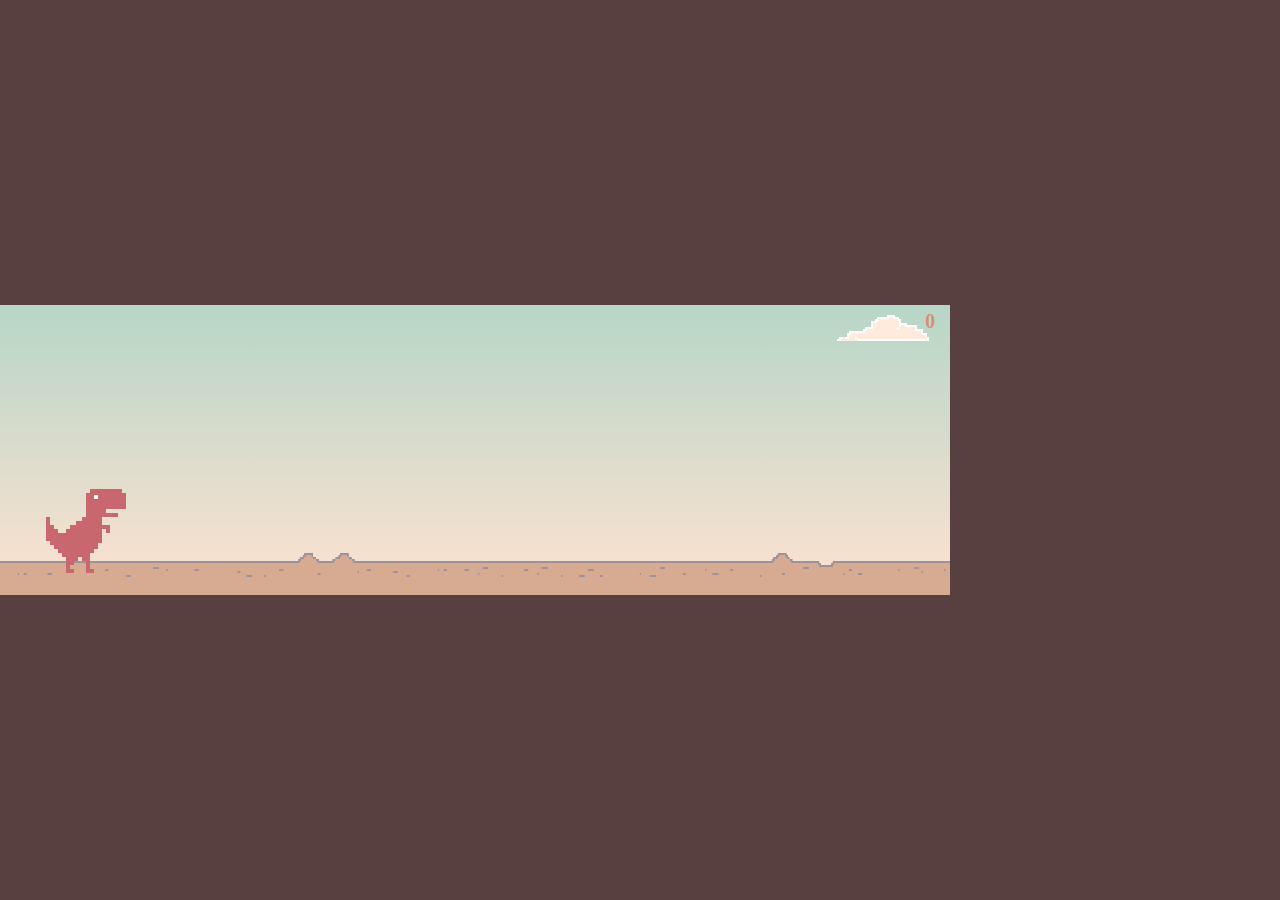
<file: backend/index.html>
<!DOCTYPE html>
<html lang="en">
<head>
    <meta charset="UTF-8">
    <meta name="viewport" content="width=device-width, initial-scale=1.0">
    <title>DINO CHROME GAME</title>
    <link href="./styles.css" rel="stylesheet">
</head>
<body>
    <div id="game-container">

        <div id="floor"> </div>

        <div id="dino" class="dino dino-running"> </div>
        
        <div id="score">0</div>

        <div class="game-over">GAME OVER</div>
        <button class="restart">RESTART</button>


    
    </div>  

    <script src="./script.js"></script>
</body>
</html>
</file>
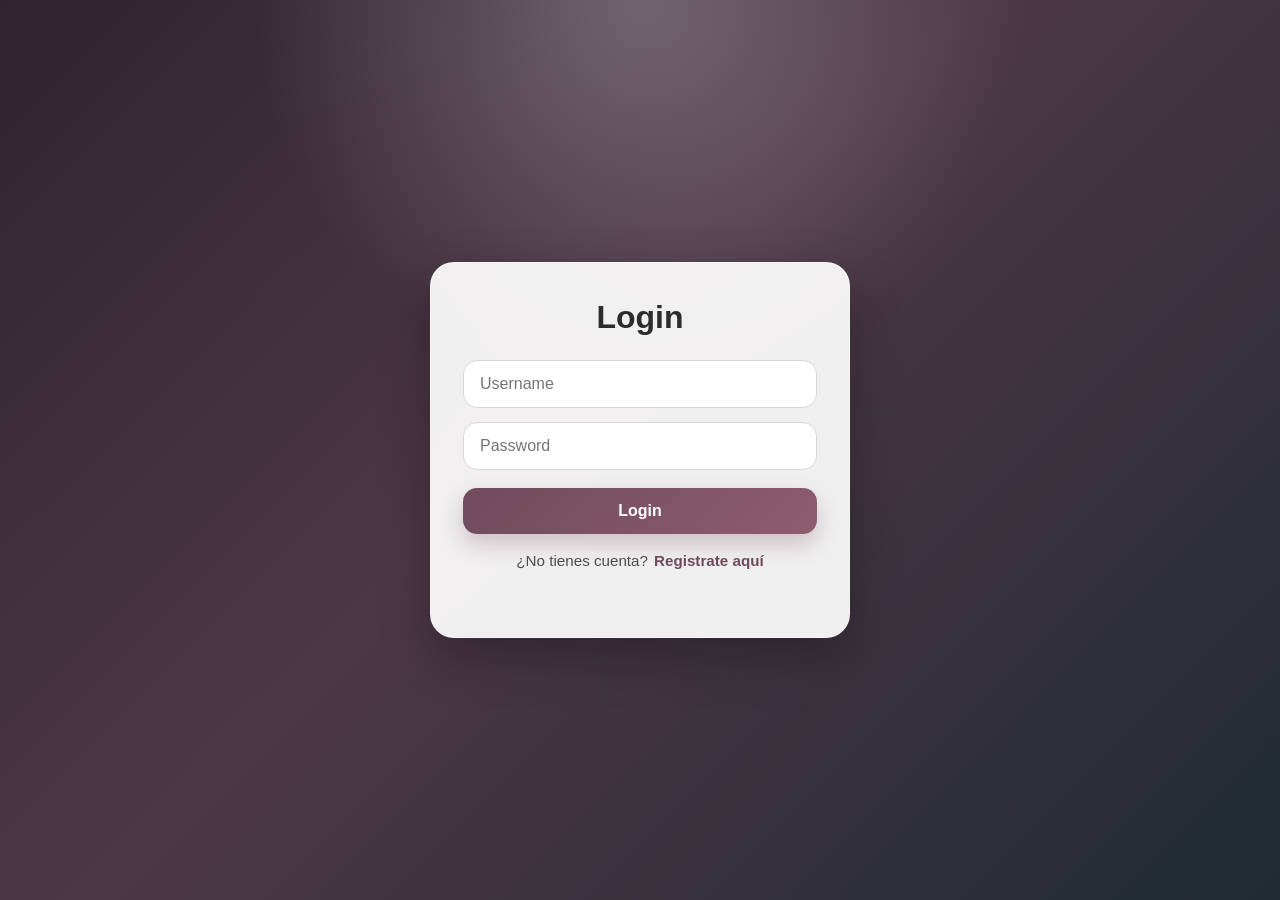
<file: frontend/Index.html>
<!DOCTYPE html>
<html>

<head>
    <meta charset="UTF-8">
    <link rel="stylesheet" href="../frontend/login.css">
</head>

<body>
    <div class="login-container">
        <h2>Login</h2>
        <form id="login-form">
            <input type="text" id="username" placeholder="Username" required>
            <input type="password" id="password" placeholder="Password" required>
            <button type="submit">Login</button>
        </form>
        <p>¿No tienes cuenta?<a href="Register.html">Registrate aquí</a></p>
        <div id="error-message"></div>
    </div>
    <script src="../frontend/login.js"></script>
</body>

</html>
</file>
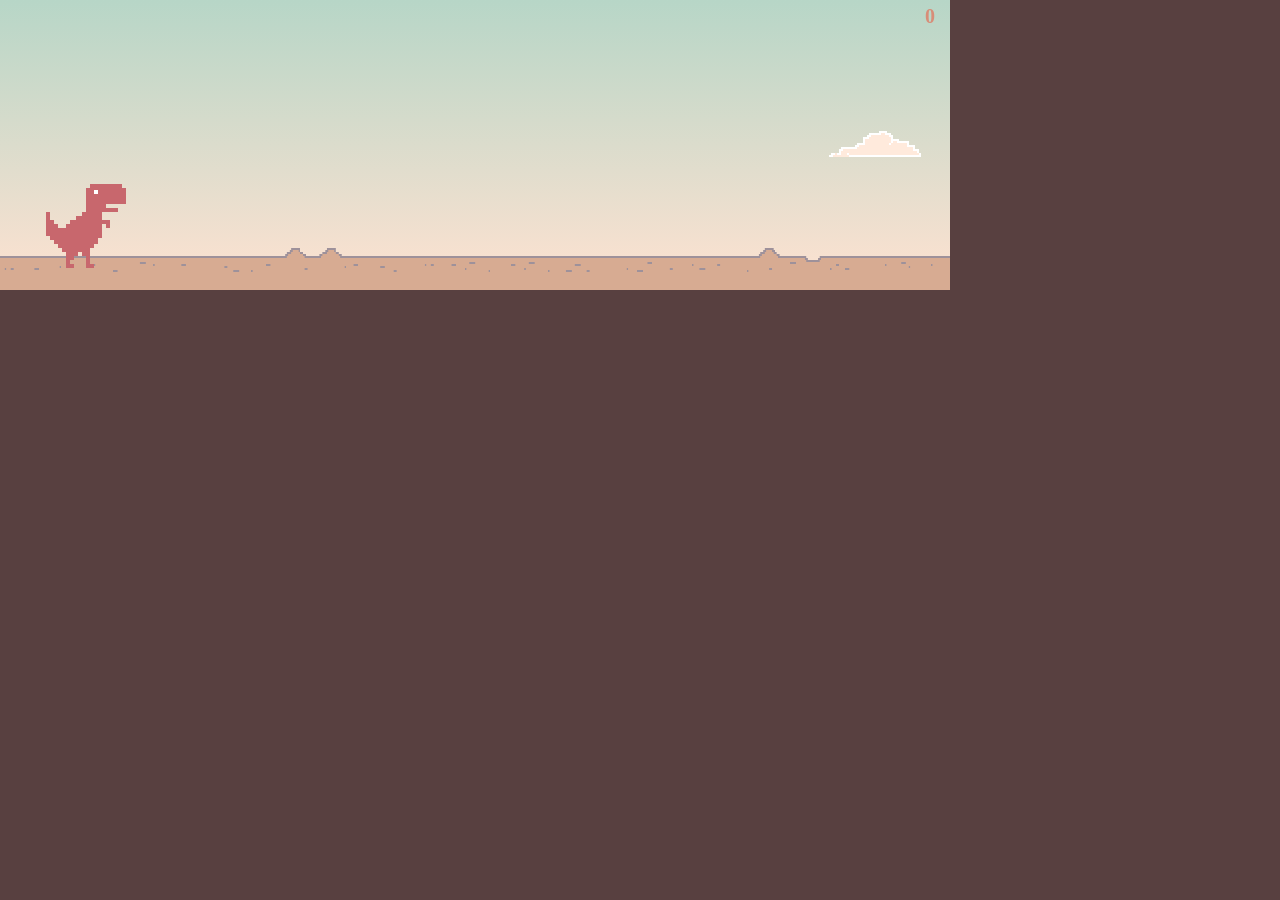
<file: frontend/DinoChrome.html>
<!DOCTYPE html>
<html lang="en">

<head>
    <meta charset="UTF-8">
    <meta name="viewport" content="width=device-width, initial-scale=1.0">
    <title>DINO CHROME GAME</title>
    <link href="../frontend/styles.css" rel="stylesheet">
</head>

<body>
    <div id="game-container">
        <!-- Display del nombre del usuario autenticado -->
        <div id="user-display"></div>
        <div id="floor"> </div>
        <div id="dino" class="dino dino-running"> </div>

        <!-- Puntuación del juego -->
        <div id="score">0</div>

        <!-- Mensaje de Game Over y botón de reinicio -->
        <div class="game-over">GAME OVER</div>
        <button class="restart">RESTART</button>
    </div>

    <script src="../frontend/script.js"></script>
</body>

</html>
</file>
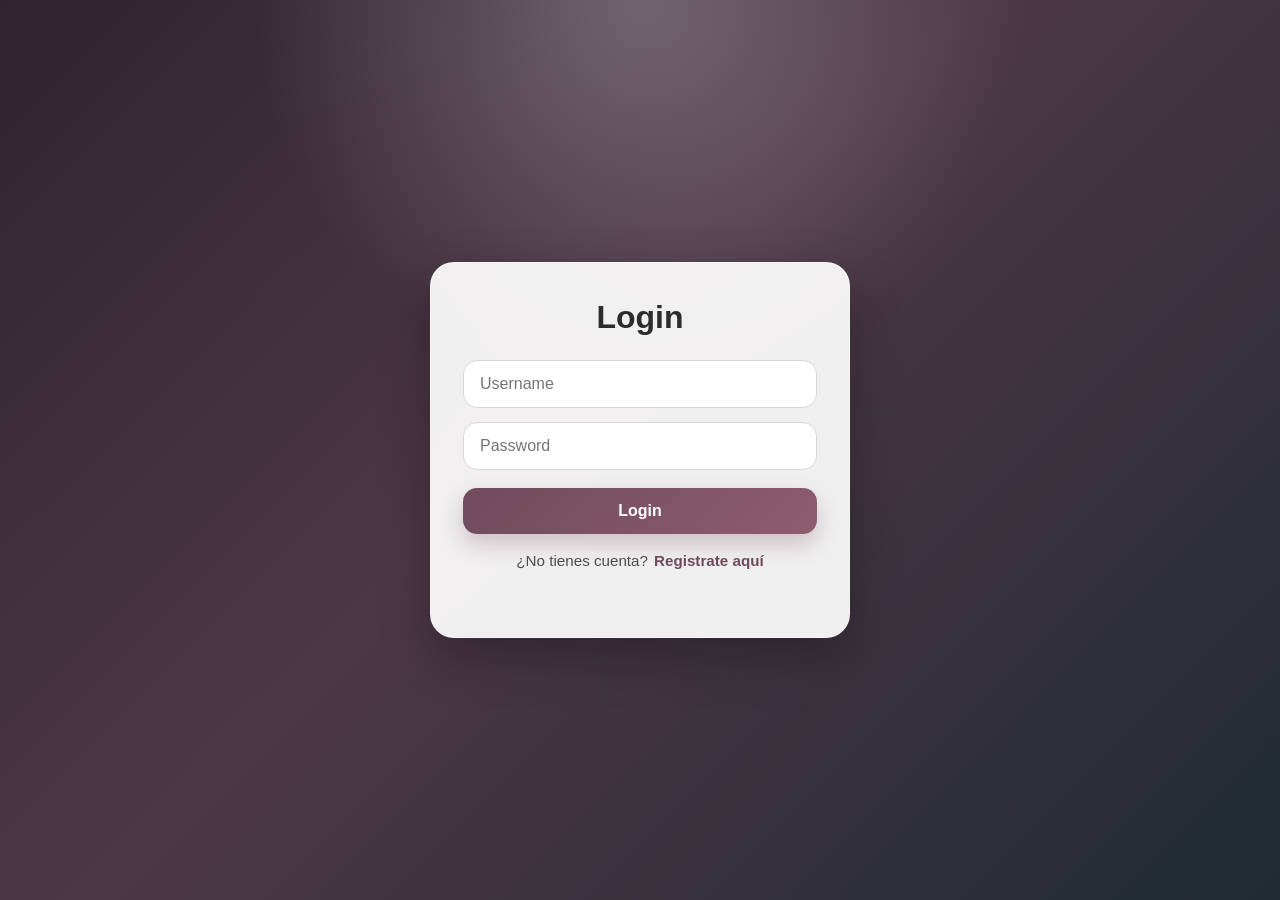
<file: frontend/Login.html>
<!DOCTYPE html>
<html>

<head>
    <meta charset="UTF-8">
    <link rel="stylesheet" href="../frontend/login.css">
</head>

<body>
    <div class="login-container">
        <h2>Login</h2>
        <form id="login-form">
            <input type="text" id="username" placeholder="Username" required>
            <input type="password" id="password" placeholder="Password" required>
            <button type="submit">Login</button>
        </form>
        <p>¿No tienes cuenta?<a href="../frontend/Register.html">Registrate aquí</a></p>
        <div id="error-message"></div>
    </div>
    <script src="../frontend/login.js"></script>
</body>

</html>
</file>
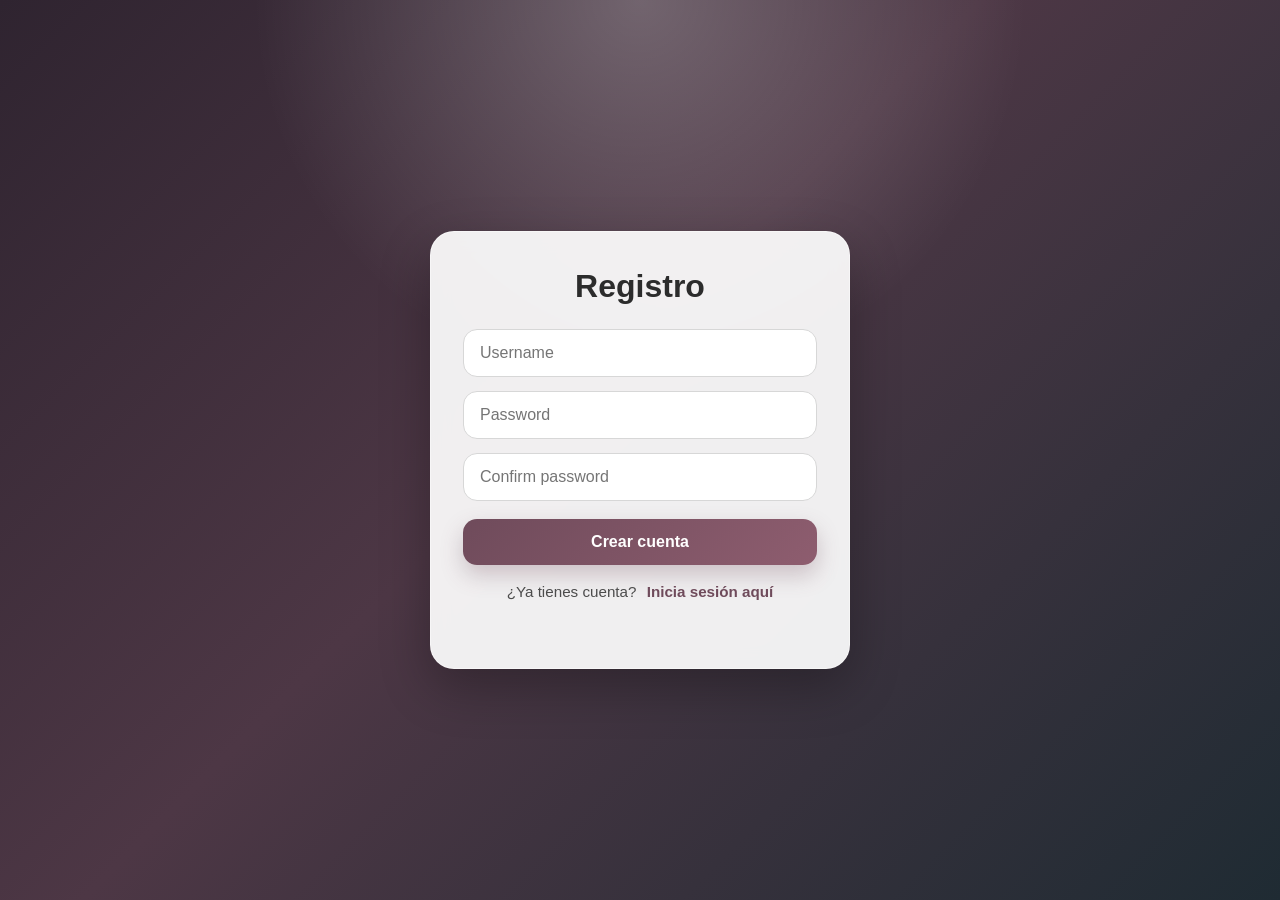
<file: frontend/Register.html>
<!DOCTYPE html>
<html lang="es">

<head>
    <meta charset="UTF-8">
    <meta name="viewport" content="width=device-width, initial-scale=1.0">
    <title>Register</title>
    <link rel="stylesheet" href="../frontend/register.css">
</head>

<body>
    <div class="register-container">
        <h2>Registro</h2>
        <form id="register-form">
            <input type="text" id="username" placeholder="Username" required>
            <input type="password" id="password" placeholder="Password" required>
            <input type="password" id="confirm-password" placeholder="Confirm password" required>
            <button type="submit">Crear cuenta</button>
        </form>
        <p>¿Ya tienes cuenta? <a href="Index.html">Inicia sesión aquí</a></p>
        <div id="register-message"></div>
    </div>
    <script src="../frontend/register.js"></script>
</body>

</html>
</file>
<file: backend/styles.css>
* {
    padding: 0;
    margin: 0;
}


body {
    height: 100vh;
    background: #584040;
    display: flex;
    align-items: center;

}

#game-container{
    width: 950px;
    height: 290px;
    position: relative;
    background: linear-gradient(#B7D6C7, #FFE2D1);
    overflow: hidden;

}

.cloud {
    width: 92px;
    height: 26px;

    position: absolute;
    z-index: 0;

    background: url(./img/nube.png) no-repeat;
    background-size: 92px 26px;
}

#floor{
    width: 200%;
    height: 42px;
    position: absolute;
    bottom: 0;
    left: 0;

    background: url(./img/suelo.png) repeat-x 0px 0px;
    background-size: 50% 42px;
}

.coin{
    width: 15%;
    height: 50%;
    position: absolute;
    bottom: 75px;
    left: 600px;
    z-index: 1;

    background: url(./img/moneda.png) no-repeat center center;
}


#score{
    width: 100px;
    height: 30px;
    position: absolute;
    top: 5px;
    right: 15px;
    z-index: 10;

    color: #d88d78;
    font-family: Verdana;
    font-size: 20px;
    font-weight: bold;
    text-align: right;
}

.cactus{
    width: 46px;
    height: 96px;
    position: absolute;
    bottom: 16px;
    left: 600px;
    z-index: 1;

    background: url(./img/cactus1.png) no-repeat;
}

.cactus2{
    width: 98px;
    height: 66px;

    background: url(./img/cactus2.png) no-repeat;
}

.dino{
    width: 84px;
    height: 84px;
    position: absolute;
    bottom: 22px;
    left: 42px;
    z-index: 2;
    background: url(./img/dino.png) repeat-x 0px 0px;
    background-size: 336px 84px;
    background-position: 0px;
}

.dino-running{
    animation: animarDino 0.25s steps(2) infinite;
}

.dino-crashed{
    background-position-x: -252px;
}

.game-over{
    display: none;
    position: absolute;
    width: 100%;
    text-align: center;
    top: 50%;
    left: 50%;
    transform: translate(-50%, -50%);
    color: #da5454;
    font-size: 30px;
    font-family: system-ui, 'Helvetica Neue', sans-serif;
    font-weight: 850;
    z-index: 100;
}

.restart{
    display: none;
    position: absolute;
    top: 60%; 
    left: 50%;
    border: 1px solid #da5454;
    transform: translate(-50%, -50%);
    width: 100%;
    text-align: center;
    color: #da5454;
    font-family: system-ui, 'Helvetica Neue', sans-serif;
    font-weight: 800;
    z-index: 100; 
    cursor: pointer; 
}


@keyframes animarDino {
    from{
        background-position: -84px;
    }
    to{
        background-position: -252px;
    }
    
}
</file>
<file: frontend/login.css>
* {
    box-sizing: border-box;
    margin: 0;
    padding: 0;
}

body {
    min-height: 100vh;
    display: flex;
    align-items: center;
    justify-content: center;
    font-family: Arial, Helvetica, sans-serif;
    background:
        radial-gradient(circle at top, rgba(255, 255, 255, 0.25), transparent 35%),
        linear-gradient(135deg, #2f2430 0%, #4d3745 45%, #1f2b33 100%);
    padding: 24px;
}

.login-container {
    width: 100%;
    max-width: 420px;
    padding: 36px 32px;
    border-radius: 24px;
    background: rgba(255, 255, 255, 0.92);
    box-shadow: 0 18px 50px rgba(0, 0, 0, 0.28);
    border: 1px solid rgba(255, 255, 255, 0.45);
    text-align: center;
    backdrop-filter: blur(10px);
}

.login-container h2 {
    margin-bottom: 24px;
    font-size: 2rem;
    color: #2c2c2c;
}

#login-form {
    display: flex;
    flex-direction: column;
    gap: 14px;
}

#login-form input {
    width: 100%;
    padding: 14px 16px;
    border: 1px solid #d7d7d7;
    border-radius: 14px;
    background: #fff;
    font-size: 1rem;
    outline: none;
    transition: border-color 0.2s ease, box-shadow 0.2s ease;
}

#login-form input:focus {
    border-color: #6f4b5b;
    box-shadow: 0 0 0 3px rgba(111, 75, 91, 0.16);
}

#login-form button {
    margin-top: 4px;
    padding: 14px 16px;
    border: none;
    border-radius: 14px;
    background: linear-gradient(135deg, #6f4b5b 0%, #8e5d6f 100%);
    color: #fff;
    font-size: 1rem;
    font-weight: 700;
    cursor: pointer;
    transition: transform 0.2s ease, box-shadow 0.2s ease, opacity 0.2s ease;
    box-shadow: 0 10px 22px rgba(111, 75, 91, 0.28);
}

#login-form button:hover {
    transform: translateY(-1px);
    opacity: 0.96;
}

.login-container p {
    margin-top: 18px;
    color: #4c4c4c;
    font-size: 0.95rem;
}

.login-container a {
    margin-left: 6px;
    color: #6f4b5b;
    font-weight: 700;
    text-decoration: none;
}

.login-container a:hover {
    text-decoration: underline;
}

#error-message {
    margin-top: 14px;
    min-height: 1.2em;
    color: #c0392b;
    font-size: 0.95rem;
}
</file>
<file: frontend/styles.css>
* {
    padding: 0;
    margin: 0;
}


body {
    height: auto;
    background: #584040;
    display: flex;
    align-items: center;

}

#game-container {
    width: 950px;
    height: 290px;
    position: relative;
    background: linear-gradient(#B7D6C7, #FFE2D1);
    overflow: hidden;

}

.cloud {
    width: 92px;
    height: 26px;

    position: absolute;
    z-index: 0;

    background: url(../frontend/img/nube.png) no-repeat;
    background-size: 92px 26px;
}

#floor {
    width: 200%;
    height: 42px;
    position: absolute;
    bottom: 0;
    left: 0;

    background: url(../frontend/img/suelo.png) repeat-x 0px 0px;
    background-size: 50% 42px;
}

.coin {
    width: 15%;
    height: 50%;
    position: absolute;
    bottom: 75px;
    left: 600px;
    z-index: 1;

    background: url(../frontend/img/moneda.png) no-repeat center center;
}


#score {
    width: 100px;
    height: 30px;
    position: absolute;
    top: 5px;
    right: 15px;
    z-index: 10;

    color: #d88d78;
    font-family: Verdana;
    font-size: 20px;
    font-weight: bold;
    text-align: right;
}

#user-display {
    width: auto;
    height: 30px;
    position: absolute;
    top: 5px;
    left: 15px;
    z-index: 10;

    color: #d88d78;
    font-family: Verdana;
    font-size: 20px;
    font-weight: bold;
    text-align: left;
}

.cactus {
    width: 46px;
    height: 96px;
    position: absolute;
    bottom: 16px;
    left: 600px;
    z-index: 1;

    background: url(../frontend/img/cactus1.png) no-repeat;
}

.cactus2 {
    width: 98px;
    height: 66px;

    background: url(../frontend/img/cactus2.png) no-repeat;
}

.dino {
    width: 84px;
    height: 84px;
    position: absolute;
    bottom: 22px;
    left: 42px;
    z-index: 2;
    background: url(../frontend/img/dino.png) repeat-x 0px 0px;
    background-size: 336px 84px;
    background-position: 0px;
}

.dino-running {
    animation: animarDino 0.25s steps(2) infinite;
}

.dino-crashed {
    background-position-x: -252px;
}

.game-over {
    display: none;
    position: absolute;
    width: 100%;
    text-align: center;
    top: 50%;
    left: 50%;
    transform: translate(-50%, -50%);
    color: #da5454;
    font-size: 30px;
    font-family: system-ui, 'Helvetica Neue', sans-serif;
    font-weight: 850;
    z-index: 100;
}

.restart {
    display: none;
    position: absolute;
    top: 60%;
    left: 50%;
    border: 1px solid #da5454;
    transform: translate(-50%, -50%);
    width: 100%;
    text-align: center;
    color: #da5454;
    font-family: system-ui, 'Helvetica Neue', sans-serif;
    font-weight: 800;
    z-index: 100;
    cursor: pointer;
}


@keyframes animarDino {
    from {
        background-position: -84px;
    }

    to {
        background-position: -252px;
    }

}
</file>
<file: frontend/register.css>
.register-container {
    width: 100%;
    max-width: 440px;
    padding: 36px 32px;
    border-radius: 24px;
    background: rgba(255, 255, 255, 0.92);
    box-shadow: 0 18px 50px rgba(0, 0, 0, 0.28);
    border: 1px solid rgba(255, 255, 255, 0.45);
    text-align: center;
    backdrop-filter: blur(10px);
}

.register-container h2 {
    margin-bottom: 24px;
    font-size: 2rem;
    color: #2c2c2c;
}

#register-form {
    display: flex;
    flex-direction: column;
    gap: 14px;
}

#register-form input {
    width: 100%;
    padding: 14px 16px;
    border: 1px solid #d7d7d7;
    border-radius: 14px;
    background: #fff;
    font-size: 1rem;
    outline: none;
    transition: border-color 0.2s ease, box-shadow 0.2s ease;
}

#register-form input:focus {
    border-color: #6f4b5b;
    box-shadow: 0 0 0 3px rgba(111, 75, 91, 0.16);
}

#register-form button {
    margin-top: 4px;
    padding: 14px 16px;
    border: none;
    border-radius: 14px;
    background: linear-gradient(135deg, #6f4b5b 0%, #8e5d6f 100%);
    color: #fff;
    font-size: 1rem;
    font-weight: 700;
    cursor: pointer;
    transition: transform 0.2s ease, box-shadow 0.2s ease, opacity 0.2s ease;
    box-shadow: 0 10px 22px rgba(111, 75, 91, 0.28);
}

#register-form button:hover {
    transform: translateY(-1px);
    opacity: 0.96;
}

.register-container p {
    margin-top: 18px;
    color: #4c4c4c;
    font-size: 0.95rem;
}

.register-container a {
    margin-left: 6px;
    color: #6f4b5b;
    font-weight: 700;
    text-decoration: none;
}

.register-container a:hover {
    text-decoration: underline;
}

#register-message {
    margin-top: 14px;
    min-height: 1.2em;
    color: #c0392b;
    font-size: 0.95rem;
}

* {
    box-sizing: border-box;
    margin: 0;
    padding: 0;
}

body {
    min-height: 100vh;
    display: flex;
    align-items: center;
    justify-content: center;
    font-family: Arial, Helvetica, sans-serif;
    background:
        radial-gradient(circle at top, rgba(255, 255, 255, 0.25), transparent 35%),
        linear-gradient(135deg, #2f2430 0%, #4d3745 45%, #1f2b33 100%);
    padding: 24px;
}

.register-container {
    width: 100%;
    max-width: 420px;
    padding: 36px 32px;
    border-radius: 24px;
    background: rgba(255, 255, 255, 0.92);
    box-shadow: 0 18px 50px rgba(0, 0, 0, 0.28);
    border: 1px solid rgba(255, 255, 255, 0.45);
    text-align: center;
    backdrop-filter: blur(10px);
}

.register-container h2 {
    margin-bottom: 24px;
    font-size: 2rem;
    color: #2c2c2c;
}

#register-form {
    display: flex;
    flex-direction: column;
    gap: 14px;
}

#register-form input {
    width: 100%;
    padding: 14px 16px;
    border: 1px solid #d7d7d7;
    border-radius: 14px;
    background: #fff;
    font-size: 1rem;
    outline: none;
    transition: border-color 0.2s ease, box-shadow 0.2s ease;
}

#register-form input:focus {
    border-color: #6f4b5b;
    box-shadow: 0 0 0 3px rgba(111, 75, 91, 0.16);
}

#register-form button {
    margin-top: 4px;
    padding: 14px 16px;
    border: none;
    border-radius: 14px;
    background: linear-gradient(135deg, #6f4b5b 0%, #8e5d6f 100%);
    color: #fff;
    font-size: 1rem;
    font-weight: 700;
    cursor: pointer;
    transition: transform 0.2s ease, box-shadow 0.2s ease, opacity 0.2s ease;
    box-shadow: 0 10px 22px rgba(111, 75, 91, 0.28);
}

#register-form button:hover {
    transform: translateY(-1px);
    opacity: 0.96;
}

.register-container p {
    margin-top: 18px;
    color: #4c4c4c;
    font-size: 0.95rem;
}

.register-container a {
    margin-left: 6px;
    color: #6f4b5b;
    font-weight: 700;
    text-decoration: none;
}

.register-container a:hover {
    text-decoration: underline;
}

#error-message {
    margin-top: 14px;
    min-height: 1.2em;
    color: #c0392b;
    font-size: 0.95rem;
}
</file>
